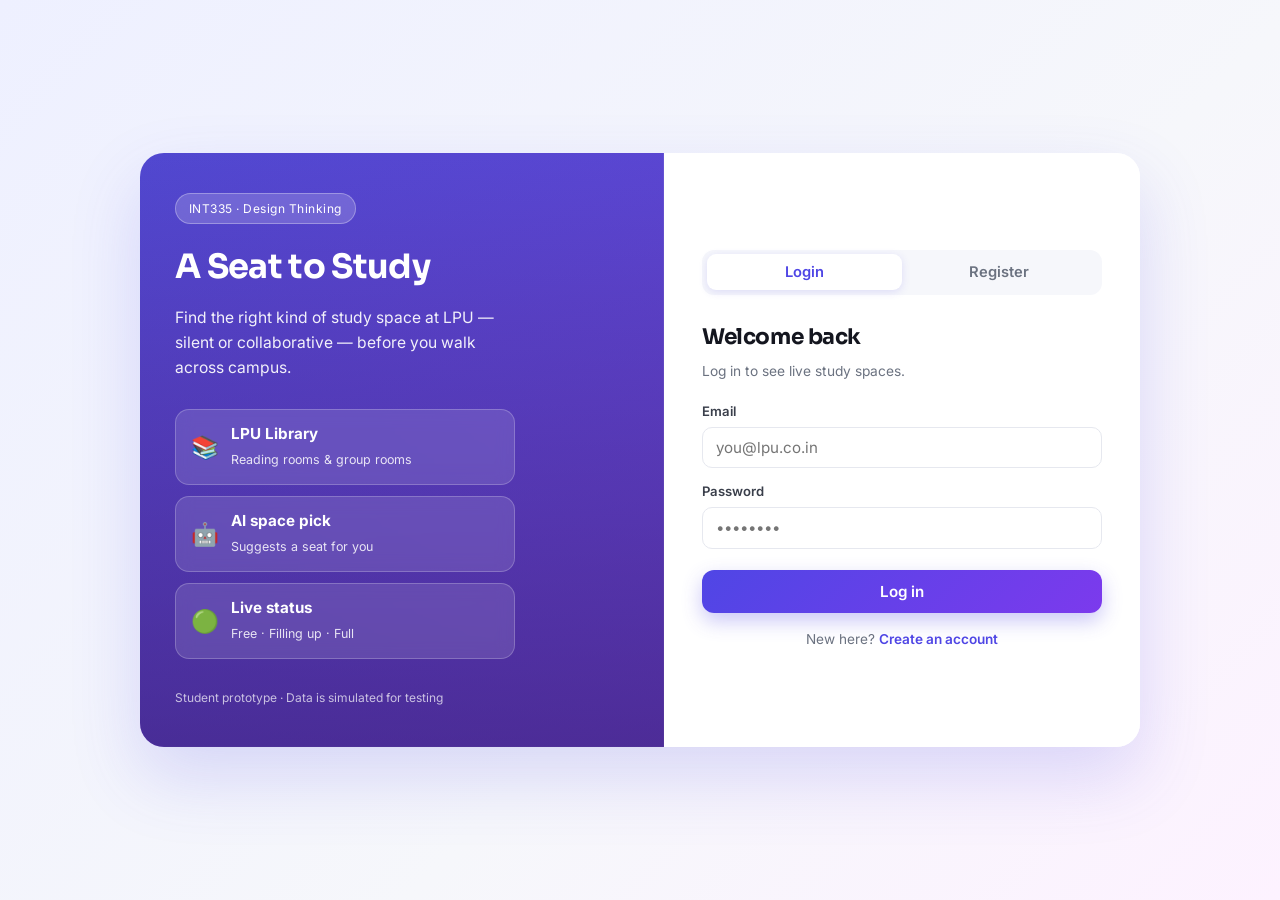
<file: index.html>
<!DOCTYPE html>
<html lang="en">
<head>
  <meta charset="UTF-8" />
  <meta name="viewport" content="width=device-width, initial-scale=1.0" />
  <title>A Seat to Study — Login</title>
  <link rel="stylesheet" href="style.css" />
</head>
<body class="auth-body">

  <div class="auth-shell">

    <!-- LEFT: Graphic card / branding panel -->
    <aside class="auth-graphic">
      <div class="graphic-overlay"></div>
      <div class="graphic-content">
        <span class="pill">INT335 · Design Thinking</span>
        <h1>A Seat to Study</h1>
        <p class="graphic-sub">
          Find the right kind of study space at LPU — silent or collaborative —
          before you walk across campus.
        </p>

        <!-- Feature mini-cards (the "graphic card" ma'am asked for) -->
        <div class="feature-cards">
          <div class="feature-card">
            <span class="feature-icon">📚</span>
            <div>
              <strong>LPU Library</strong>
              <small>Reading rooms & group rooms</small>
            </div>
          </div>
          <div class="feature-card">
            <span class="feature-icon">🤖</span>
            <div>
              <strong>AI space pick</strong>
              <small>Suggests a seat for you</small>
            </div>
          </div>
          <div class="feature-card">
            <span class="feature-icon">🟢</span>
            <div>
              <strong>Live status</strong>
              <small>Free · Filling up · Full</small>
            </div>
          </div>
        </div>

        <p class="graphic-foot">Student prototype · Data is simulated for testing</p>
      </div>
    </aside>

    <!-- RIGHT: Login / Register form -->
    <main class="auth-panel">
      <div class="auth-tabs">
        <button class="auth-tab active" id="tabLogin">Login</button>
        <button class="auth-tab" id="tabRegister">Register</button>
      </div>

      <!-- LOGIN FORM -->
      <form id="loginForm" class="auth-form">
        <h2>Welcome back</h2>
        <p class="auth-hint">Log in to see live study spaces.</p>

        <label for="loginEmail">Email</label>
        <input type="email" id="loginEmail" placeholder="you@lpu.co.in" required />

        <label for="loginPassword">Password</label>
        <input type="password" id="loginPassword" placeholder="••••••••" required />

        <button type="submit" class="btn primary full">Log in</button>
        <p class="auth-switch">New here? <a href="#" id="goRegister">Create an account</a></p>
      </form>

      <!-- REGISTER FORM -->
      <form id="registerForm" class="auth-form" hidden>
        <h2>Create your account</h2>
        <p class="auth-hint">Register once — then find spaces anytime.</p>

        <label for="regName">Full name</label>
        <input type="text" id="regName" placeholder="Your name" required />

        <label for="regRoll">Roll number</label>
        <input type="text" id="regRoll" placeholder="e.g. 12345678" required />

        <label for="regEmail">Email</label>
        <input type="email" id="regEmail" placeholder="you@lpu.co.in" required />

        <label for="regPassword">Password</label>
        <input type="password" id="regPassword" placeholder="Minimum 6 characters" minlength="6" required />

        <label for="regSpace">What kind of space do you usually need?</label>
        <select id="regSpace" required>
          <option value="">Choose one</option>
          <option value="Silent">Silent study space</option>
          <option value="Group">Group study space</option>
          <option value="Both">Both</option>
        </select>

        <button type="submit" class="btn primary full">Create account</button>
        <p class="auth-switch">Already registered? <a href="#" id="goLogin">Log in</a></p>
      </form>

      <p id="authMsg" class="auth-msg" hidden></p>
    </main>

  </div>

  <script src="auth.js"></script>
</body>
</html>
</file>
<file: style.css>
@import url("https://fonts.googleapis.com/css2?family=Inter:wght@400;500;600&family=Sora:wght@600;700&display=swap");

* { box-sizing: border-box; margin: 0; padding: 0; }

:root {
  --bg: #f6f7fb;
  --card-bg: #ffffff;
  --text: #14161f;
  --muted: #6b7280;
  --accent: #4f46e5;
  --accent-2: #7c3aed;
  --accent-soft: #eef0ff;
  --free: #16a34a;
  --filling: #d97706;
  --full: #dc2626;
  --border: #e6e8ef;
  --radius: 16px;
  --shadow: 0 8px 24px rgba(20, 22, 31, 0.07);
  --shadow-hover: 0 16px 36px rgba(79, 70, 229, 0.18);
}

html { scroll-behavior: smooth; }

body {
  font-family: "Inter", system-ui, -apple-system, sans-serif;
  background: var(--bg);
  color: var(--text);
  line-height: 1.6;
  -webkit-font-smoothing: antialiased;
}

h1, h2, h3 { font-family: "Sora", "Inter", sans-serif; letter-spacing: -0.02em; }

.container { width: min(100% - 2rem, 1040px); margin: 0 auto; }

/* ================= AUTH PAGE ================= */
.auth-body {
  min-height: 100vh;
  display: flex;
  align-items: center;
  justify-content: center;
  background: linear-gradient(135deg, #eef0ff 0%, #f6f7fb 60%, #fdf2ff 100%);
  padding: 1.5rem;
}

.auth-shell {
  display: grid;
  grid-template-columns: 1.1fr 1fr;
  width: min(100%, 1000px);
  background: #fff;
  border-radius: 24px;
  overflow: hidden;
  box-shadow: 0 30px 70px rgba(79, 70, 229, 0.18);
  min-height: 560px;
}

/* LEFT graphic panel */
.auth-graphic {
  position: relative;
  background:
    linear-gradient(160deg, rgba(79, 70, 229, 0.94), rgba(124, 58, 237, 0.92)),
    url("https://images.unsplash.com/photo-1521587760476-6c12a4b040da?auto=format&fit=crop&w=1200&q=80");
  background-size: cover;
  background-position: center;
  color: #fff;
  padding: 2.5rem 2.2rem;
  display: flex;
  align-items: center;
}

.graphic-overlay {
  position: absolute; inset: 0;
  background: linear-gradient(180deg, rgba(30, 20, 80, 0.15), rgba(30, 20, 80, 0.55));
}

.graphic-content { position: relative; z-index: 1; }

.pill {
  display: inline-block;
  background: rgba(255,255,255,0.18);
  border: 1px solid rgba(255,255,255,0.3);
  padding: 0.3rem 0.8rem;
  border-radius: 999px;
  font-size: 0.75rem;
  letter-spacing: 0.5px;
  margin-bottom: 1rem;
  backdrop-filter: blur(6px);
}

.graphic-content h1 { font-size: 2.1rem; margin-bottom: 0.7rem; }

.graphic-sub { font-size: 0.98rem; opacity: 0.92; margin-bottom: 1.8rem; max-width: 340px; }

.feature-cards { display: flex; flex-direction: column; gap: 0.7rem; margin-bottom: 1.8rem; }

.feature-card {
  display: flex;
  align-items: center;
  gap: 0.8rem;
  background: rgba(255,255,255,0.12);
  border: 1px solid rgba(255,255,255,0.22);
  border-radius: 14px;
  padding: 0.75rem 0.9rem;
  backdrop-filter: blur(8px);
  transition: transform 0.2s ease, background 0.2s ease;
}

.feature-card:hover { transform: translateX(4px); background: rgba(255,255,255,0.18); }

.feature-icon { font-size: 1.4rem; }

.feature-card strong { display: block; font-size: 0.95rem; }
.feature-card small { font-size: 0.78rem; opacity: 0.85; }

.graphic-foot { font-size: 0.75rem; opacity: 0.7; }

/* RIGHT form panel */
.auth-panel {
  padding: 2.6rem 2.4rem;
  display: flex;
  flex-direction: column;
  justify-content: center;
  background: #fff;
}

.auth-tabs {
  display: flex;
  background: var(--bg);
  border-radius: 12px;
  padding: 0.3rem;
  margin-bottom: 1.6rem;
}

.auth-tab {
  flex: 1;
  border: none;
  background: transparent;
  padding: 0.55rem;
  border-radius: 9px;
  font-family: inherit;
  font-size: 0.92rem;
  font-weight: 600;
  color: var(--muted);
  cursor: pointer;
  transition: all 0.2s ease;
}

.auth-tab.active { background: #fff; color: var(--accent); box-shadow: 0 2px 8px rgba(79,70,229,0.15); }

.auth-form h2 { font-size: 1.35rem; margin-bottom: 0.3rem; }
.auth-hint { font-size: 0.86rem; color: var(--muted); margin-bottom: 1.2rem; }

.auth-form label {
  display: block;
  font-size: 0.82rem;
  font-weight: 600;
  margin: 0.8rem 0 0.3rem;
  color: #3a3f4b;
}

.auth-form input,
.auth-form select {
  width: 100%;
  padding: 0.65rem 0.8rem;
  border: 1px solid var(--border);
  border-radius: 10px;
  font-family: inherit;
  font-size: 0.95rem;
  background: #fff;
  transition: border-color 0.2s ease, box-shadow 0.2s ease;
}

.auth-form input:focus,
.auth-form select:focus {
  outline: none;
  border-color: var(--accent);
  box-shadow: 0 0 0 3px rgba(79, 70, 229, 0.15);
}

.btn {
  display: inline-block;
  border: none;
  border-radius: 12px;
  padding: 0.75rem 1.4rem;
  font-size: 0.95rem;
  font-weight: 600;
  font-family: inherit;
  cursor: pointer;
  text-decoration: none;
  transition: transform 0.15s ease, box-shadow 0.2s ease, background 0.2s ease;
}

.btn:active { transform: scale(0.97); }
.btn.full { width: 100%; margin-top: 1.3rem; }

.btn.primary {
  background: linear-gradient(135deg, var(--accent), var(--accent-2));
  color: #fff;
  box-shadow: 0 8px 20px rgba(79, 70, 229, 0.3);
}

.btn.primary:hover { transform: translateY(-2px); box-shadow: 0 12px 26px rgba(79, 70, 229, 0.4); }

.btn.secondary { background: var(--accent-soft); color: var(--accent); }
.btn.ghost { background: transparent; border: 1px solid rgba(255,255,255,0.4); color: #fff; }

.auth-switch { font-size: 0.85rem; color: var(--muted); margin-top: 1rem; text-align: center; }
.auth-switch a { color: var(--accent); font-weight: 600; text-decoration: none; }

.auth-msg {
  margin-top: 1rem;
  padding: 0.7rem 0.9rem;
  border-radius: 10px;
  background: #f4f4ff;
  font-size: 0.86rem;
  font-weight: 500;
}

/* ================= HOME PAGE ================= */
.app-header {
  background: linear-gradient(135deg, #4f46e5 0%, #7c3aed 55%, #c084fc 100%);
  color: #fff;
  padding: 1.6rem 0;
}

.app-header-inner { display: flex; justify-content: space-between; align-items: center; gap: 1rem; flex-wrap: wrap; }
.app-header h1 { font-size: 1.4rem; }
.app-sub { font-size: 0.88rem; opacity: 0.9; margin-top: 0.2rem; }

.banner {
  background: #fff7e6;
  color: #8a5a00;
  text-align: center;
  font-size: 0.82rem;
  padding: 0.55rem 1rem;
  border-bottom: 1px solid #f0d9a8;
}

.section { margin-top: 2.6rem; }
.section h2 { font-size: 1.3rem; margin-bottom: 0.9rem; }
.muted { color: var(--muted); font-size: 0.9rem; }

/* AI card */
.ai-card {
  background: linear-gradient(135deg, #ffffff 0%, #f4f2ff 100%);
  border: 1px solid var(--border);
  border-radius: 20px;
  padding: 1.8rem;
  margin-top: 2rem;
  box-shadow: var(--shadow);
  position: relative;
  overflow: hidden;
}

.ai-card::before {
  content: "";
  position: absolute;
  top: -80px; right: -60px;
  width: 220px; height: 220px;
  background: radial-gradient(circle, rgba(124,58,237,0.18), transparent 70%);
  border-radius: 50%;
}

.ai-head { position: relative; z-index: 1; margin-bottom: 0.4rem; }

.ai-badge {
  display: inline-block;
  background: var(--accent-soft);
  color: var(--accent);
  font-size: 0.75rem;
  font-weight: 700;
  letter-spacing: 0.4px;
  padding: 0.3rem 0.7rem;
  border-radius: 999px;
  margin-bottom: 0.6rem;
}

.ai-head h2 { font-size: 1.3rem; margin-bottom: 0.3rem; }

.ai-result {
  margin: 1.1rem 0;
  padding: 1.1rem;
  background: #fff;
  border: 1px solid var(--border);
  border-radius: 14px;
  min-height: 70px;
}

.ai-pick h3 { font-size: 1.1rem; margin-bottom: 0.3rem; }
.ai-reason { font-size: 0.88rem; color: #3a3f4b; margin-top: 0.7rem; }

.ai-note { font-size: 0.75rem; color: var(--muted); margin-top: 0.8rem; }

/* Filters + cards */
.filters { display: flex; gap: 0.55rem; margin-bottom: 1.4rem; flex-wrap: wrap; }

.filter-btn {
  border: 1px solid var(--border);
  background: #fff;
  border-radius: 999px;
  padding: 0.45rem 1.1rem;
  font-size: 0.9rem;
  font-family: inherit;
  cursor: pointer;
  color: var(--muted);
  transition: all 0.2s ease;
}

.filter-btn:hover { border-color: var(--accent); color: var(--accent); }
.filter-btn.active { background: var(--accent); border-color: var(--accent); color: #fff; box-shadow: 0 4px 12px rgba(79,70,229,0.3); }

.card-grid { display: grid; grid-template-columns: repeat(auto-fill, minmax(240px, 1fr)); gap: 1.1rem; }

.card {
  background: var(--card-bg);
  border: 1px solid var(--border);
  border-radius: var(--radius);
  padding: 1.25rem;
  box-shadow: var(--shadow);
  transition: transform 0.2s ease, box-shadow 0.2s ease;
  animation: fadeIn 0.45s ease both;
}

.card:hover { transform: translateY(-5px); box-shadow: var(--shadow-hover); }

@keyframes fadeIn { from { opacity: 0; transform: translateY(10px); } to { opacity: 1; transform: translateY(0); } }

.card h3 { font-size: 1.02rem; margin-bottom: 0.4rem; }
.card-type { font-size: 0.72rem; text-transform: uppercase; letter-spacing: 0.7px; color: var(--muted); margin-bottom: 0.7rem; font-weight: 600; }

.status-row { display: flex; align-items: center; gap: 0.45rem; font-size: 0.9rem; font-weight: 600; }

.dot { width: 9px; height: 9px; border-radius: 50%; display: inline-block; }
.dot.Free { background: var(--free); box-shadow: 0 0 0 4px rgba(22,163,74,0.15); }
.dot.Filling { background: var(--filling); box-shadow: 0 0 0 4px rgba(217,119,6,0.15); }
.dot.Full { background: var(--full); box-shadow: 0 0 0 4px rgba(220,38,38,0.15); }

.updated { font-size: 0.78rem; color: var(--muted); margin-top: 0.55rem; }

/* Report form */
.report-form {
  background: var(--card-bg);
  border: 1px solid var(--border);
  border-radius: var(--radius);
  padding: 1.5rem;
  max-width: 500px;
  box-shadow: var(--shadow);
  margin-top: 0.8rem;
}

.report-form label, .report-form legend { display: block; font-size: 0.9rem; font-weight: 600; margin: 0.9rem 0 0.35rem; }

.report-form select, .report-form input[type="text"] {
  width: 100%;
  padding: 0.6rem 0.75rem;
  border: 1px solid var(--border);
  border-radius: 10px;
  font-size: 0.95rem;
  font-family: inherit;
  background: #fff;
}

fieldset { border: none; margin-top: 0.9rem; }
fieldset label { display: inline-flex; align-items: center; gap: 0.35rem; font-weight: 400; margin-right: 1rem; }

.success-msg { color: var(--free); font-weight: 600; margin-top: 0.8rem; }

.site-footer { margin-top: 3rem; text-align: center; font-size: 0.8rem; color: var(--muted); border-top: 1px solid var(--border); padding: 1.3rem 0; }

/* Responsive */
@media (max-width: 760px) {
  .auth-shell { grid-template-columns: 1fr; }
  .auth-graphic { padding: 2rem 1.6rem; min-height: 260px; }
  .graphic-content h1 { font-size: 1.6rem; }
  .graphic-sub { display: none; }
  .feature-cards { flex-direction: row; flex-wrap: wrap; gap: 0.5rem; }
  .feature-card { flex: 1 1 45%; padding: 0.6rem; }
  .feature-card small { display: none; }
  .auth-panel { padding: 2rem 1.5rem; }
  .card-grid { grid-template-columns: 1fr; }
}
</file>
